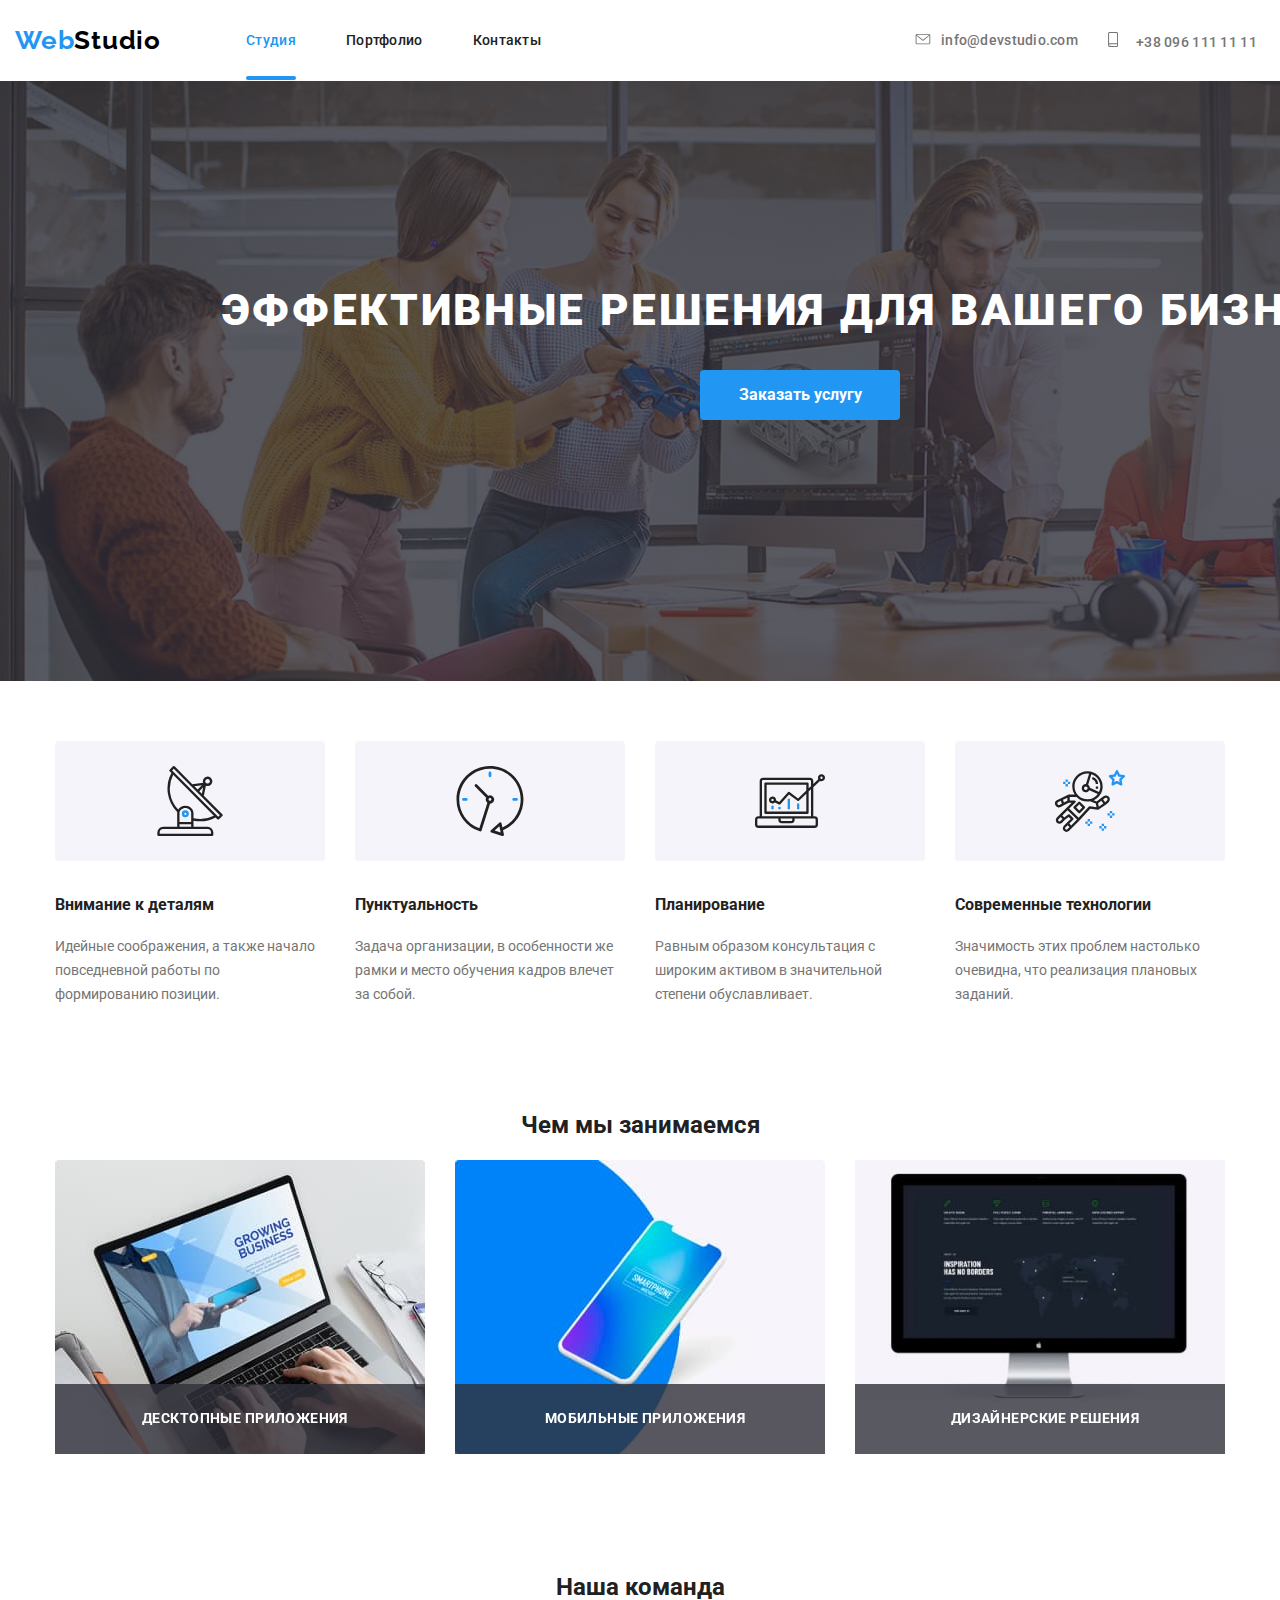
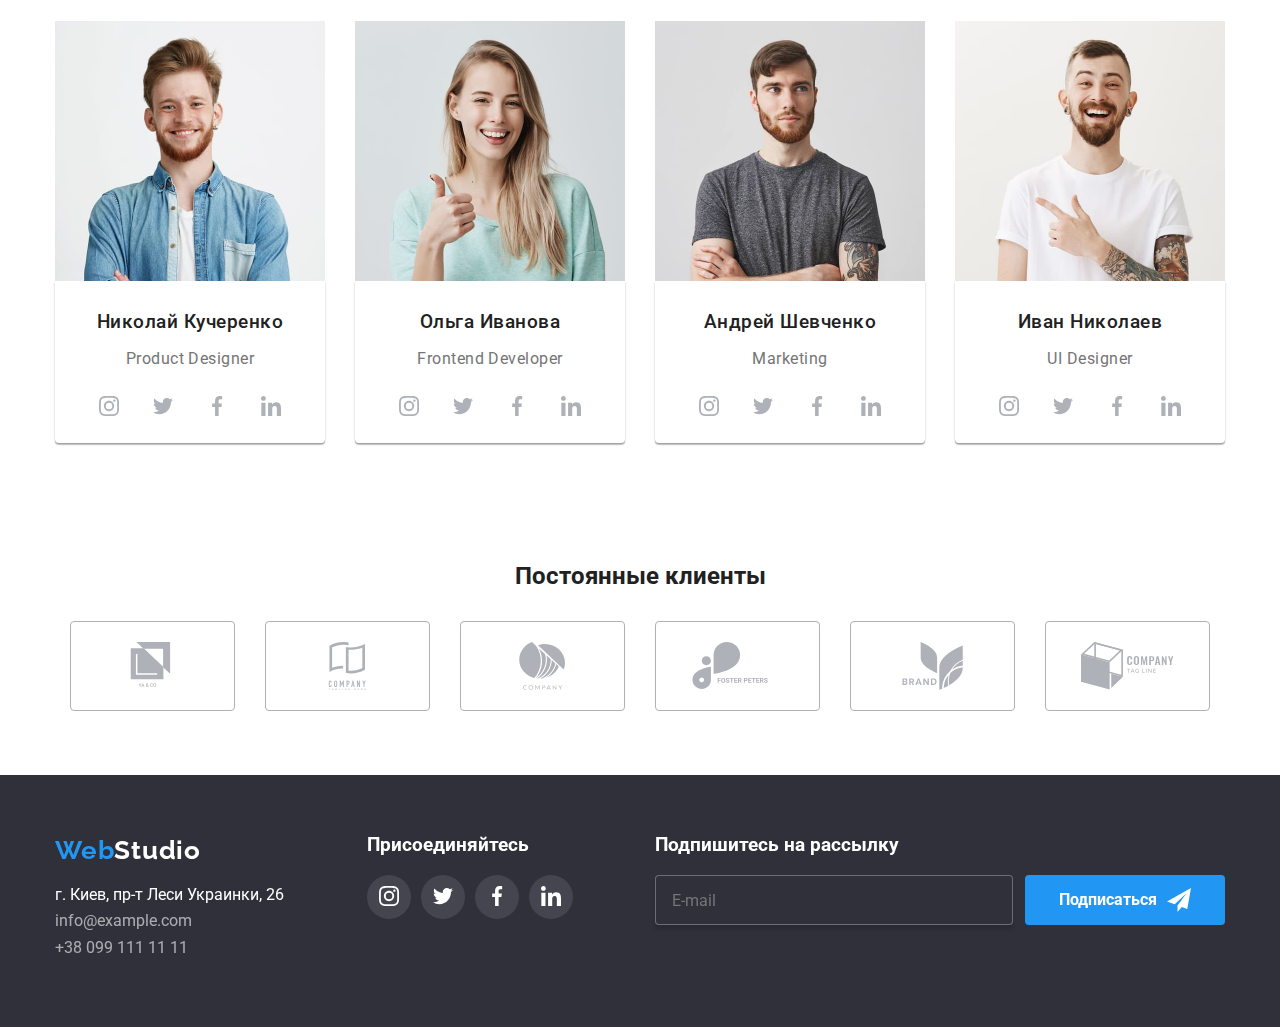
<file: index.html>
<!DOCTYPE html>
<html lang="ru">
  <head>
    <meta charset="UTF-8" />
    <meta name="viewport" content="width=device-width, initial-scale=1.0" />

    <link
      href="https://fonts.googleapis.com/css2?family=Raleway:wght@700&family=Roboto:wght@400;500;700&display=swap"
      rel="stylesheet"
    />
   
    <link rel="stylesheet" href="./css/main.min.css" />
    <title>Document</title>
  </head>

  <body>
  <div class="hero-backdrop is-hidden" data-modal>
    <div class="hero-modal">
  
      <form class="hero-form">
        <div>
          <button type="button" class="button-form-close" data-modal-close><svg class="close-form">
              <use href="./image/sprite.svg#close-black"></use>
            </svg> </button>
        </div>
  
        <b class="form-caption">Оставьте свои данные, мы вам перезвоним</b>
        <div class="form-field">
          <input type="text" class="form-input" name="name" id="name" placeholder=" ">
          <label for="name" class="form-label">Имя</label>
          <div class="icon-form "><svg class="icon-modal">
              <use href="./image/sprite.svg#person-black"></use>
            </svg></div>
        </div>
  
        <div class="form-field">
          <input type="tel" class="form-input" name="tell" id="tell" placeholder=" ">
          <label for="tell" class="form-label">Телефон</label>
          <div class="icon-form "><svg class="icon-modal">
              <use href="./image/sprite.svg#phone-black"></use>
            </svg></div>
        </div>
        <div class="form-field">
          <input type="email" class="form-input" name="email" id="email" placeholder=" ">
          <label for="email" class="form-label">Почта</label>
          <div class="icon-form "><svg class="icon-modal">
              <use href="./image/sprite.svg#email-black"></use>
            </svg></div>
        </div>
  
        <label class="form-textarea">
          <textarea class="form-input" rows="5" name="commemt" placeholder=" "></textarea>
          <span class="label-textarea">Комментарий</span></label>
  
  
        <div class="form-checkbox">
  
          <label class="checkbox-label">
            <input type="checkbox" class="checkbox" name="checkbox" value="terms" />
            <span class="checkbox-icon"></span><span class="label"> Соглашаюсь с рассылкой и принимаю <a href=""
                class="href-form">Условия
                договора</a></span>
          </label>
  
        </div>
        <div>
          <button type="submit" class="button-form">Отправить</button></div>
    </div>
    </form>
  
  </div>
    <!-- Шапка страницы -->
    <header class="container page-header">    
       
          <a href="./" class="logo"
            ><span class="logo-one">Web</span
            ><span class="logo-two">Studio</span></a
          >
          
          

          <button type="button"  class="menu-button" aria-expanded="false" aria-controls="menu-container"
             data-menu-button>           
            <svg  width="40" height="40"  aria-label="Переключатель мобильного меню" class="mobile-icon">
              <use class="icon-cross" href="./image/sprite.svg#cross"></use>
              <use class="icon-menu" href="./image/sprite.svg#menu"></use>
            </svg>
          </button>
          <div class="menu-container" id="menu-container" data-menu>
            <div class="menu-navigation">
              <ul class="list head-main">
              <li class="head-main-item ">
                <a class="link nav active" href="./index.html">Студия</a>
            
              </li>
              <li class="head-main-item">
                <a class="link nav " href="./portfolio.html">Портфолио</a>
              </li>
              <li class="head-main-item">
                <a class="link nav" href="">Контакты</a>
              </li>
            </ul></div>
            <div class="menu-contacts">
              <ul class="list contact">
              
              <li class="contact-item">
                <a class="link icon-contact" href="mailto:info@devstudio.com"><svg class="contact-mail">
                    <use href="./image/sprite.svg#envelope"></use>
                  </svg>info@devstudio.com</a>
              </li>
              <li class="contact-item">
                <a class="link icon-contact" href="tell:+380961111111"><svg class="contact-phone">
                    <use href="./image/sprite.svg#smartphone"></use>
                  </svg>+38 096 111 11 11</a>
              </li>
            </ul></div>
            </div>    
     
    </header>
    <main>
      <section class="hero"> 
       
      <div class="container hero-fone">
          <h1 class="hero-title">Эффективные решения для вашего бизнеса</h1>
          <button type="button" class="button-primary buttom-header" data-modal-open>
              Заказать услугу
            </button>
      
      </section>
      
     

      <section class="section advantages">
        <div class="container">
          <!--Скрытый заголовок-->
          <h2 class="invisible">Невидимый заголовок</h2>
          <ul class="advantages-set">
            <li class="advantages__item">
              
                <div class="icon "><svg class="icon-start">
                  <use href="./image/sprite.svg#antenna"></use>
                </svg></div>

                <h3 class="hero-three else-color-hero ">Внимание к деталям</h3>
                <p class="text-p">
                  Идейные соображения, а также начало повседневной работы по
                  формированию позиции.
                </p>
            </li>
            <li class="advantages__item">
              
                <div class="icon">
                  <svg class="icon-start">
                    <use href="./image/sprite.svg#clock"></use>
                  </svg>
                </div>
                <h3 class="hero-three else-color-hero">Пунктуальность</h3>
                <p class="text-p">
                  Задача организации, в особенности же рамки и место обучения
                  кадров влечет за собой.
                </p>
            </li>
            <li class="advantages__item">
              <div class="icon">
                  <svg class="icon-start">
                    <use href="./image/sprite.svg#diagram"></use>
                  </svg>
                </div>
                <h3 class="hero-three else-color-hero">Планирование</h3>
                <p class="text-p">
                  Равным образом консультация с широким активом в значительной
                  степени обуславливает.
                </p>
            </li>
            <li class="advantages__item">
              <div class="icon">
                <svg class="icon-start">
                  <use href="./image/sprite.svg#astronaut"></use>
                </svg>
                </div>
                <h3 class="hero-three else-color-hero">
                  Современные технологии
                </h3>
                <p class="text-p">
                  Значимость этих проблем настолько очевидна, что реализация
                  плановых заданий.
                </p>
            </li>
          </ul>
        </div>
      </section>
     
      <section class="section our-work">
        <div class="container ">
          <h2 class="hero-two">Чем мы занимаемся</h2>

          <ul class="list our-work-set">
            <li class="item our-work__item">

              

              <img src="./image/ноут.jpg" alt="изображения ноутбука" />
                <h3 class="hero-three hero-three-else">
                  Десктопные приложения
                </h3>
            </li>
            <li class="item our-work__item">
             <img
                  src="./image/телефон.jpg"
                  alt="изображения мобильного телефона"
                />
                <h3 class="hero-three hero-three-else">
                  Мобильные приложения
                </h3>
            </li>
            <li class="item our-work__item ">
              <img src="./image/монитор@1x.jpg" alt="изображения монитора" />
                <h3 class="hero-three hero-three-else">
                  Дизайнерские решения
                </h3>
            </li>
          </ul>
        </div>
      </section>
      <section class="section friends ">
        <div class="container">
        <h2 class="hero-two">Наша команда</h2>
        
          <ul class="list friends-set">            
                  <li class="friends__item">
                    <div class="card">
                      <img class="image-card"  srcset="./image/foto@1x.jpg 450w, ./image/foto-1@2x.jpg 540w
            "  src="./image/foto-1@1x.jpg"  alt="фото сотрудника"
            sizes="(min-width:1200px) 50vw, (min-width:768px) 50vw, 100vw"/>     


                  <div class="card-content">          
                      <h3 class="name name-color">Николай Кучеренко</h3>
                      <p lang="en" class="profesion">Product Designer</p>

                    <ul class="list social-icon">
                      <li class="item-social">
                      <a href="" class=" social-link" aria-label="ссылка на Instagram">
                        <svg class="icon-social">
                          <use href="./image/sprite.svg#instagram"></use>
                          </svg></a
                        >
                      </li>
                      <li class="item-social">
                        <a
                          class="link social-link"
                          href=""
                          aria-label="ссылка на Twitter"
                          
                          ><svg class="icon-social">
                            <use href="./image/sprite.svg#twitter"></use>
                          </svg></a
                        >
                      </li>
                      <li class="item-social">
                        <a
                          class="link social-link"
                          href=""
                          aria-label="ссылка на Facebook"
                          
                          ><svg class="icon-social">
                            <use href="./image/sprite.svg#facebook"></use>
                          </svg></a
                        >
                      </li>
                      <li class="item-social">
                        <a
                          class="link social-link"
                          href=""
                          aria-label="ссылка на IN"
                        
                          ><svg class="icon-social">
                          <use href="./image/sprite.svg#linkedin"></use>
                          </svg></a
                        >
                      </li>
                    </ul>
                    </div>
                    </div>
                  </li>
                
                <li class="friends__item">
                  <div class="card">
                    <img class="image-card" srcset="./image/foto-2@1x.jpg 450w,./image/foto-2@2x.jpg 540w
                    "  src="./image/foto-2@1x.jpg"  alt="фото сотрудника"
                    sizes="(min-width:1200px) 50vw, (min-width:768px) 50vw, 100vw"/> 
                    <div class="card-content">
                    <h3 class="name name-color">Ольга Иванова</h3>
                    <p lang="en" class="name profesion">Frontend Developer</p>
                  <ul class="list social-icon">
                    <li class="item-social">
                      <a href="" class=" social-link" aria-label="ссылка на Instagram">
                        <svg class="icon-social">
                          <use href="./image/sprite.svg#instagram"></use>
                        </svg></a>
                    </li>
                    <li class="item-social">
                      <a class="link social-link" href="" aria-label="ссылка на Twitter"><svg class="icon-social">
                          <use href="./image/sprite.svg#twitter"></use>
                        </svg></a>
                    </li>
                    <li class="item-social">
                      <a class="link social-link" href="" aria-label="ссылка на Facebook"><svg class="icon-social">
                          <use href="./image/sprite.svg#facebook"></use>
                        </svg></a>
                    </li>
                    <li class="item-social">
                      <a class="link social-link" href="" aria-label="ссылка на IN"><svg class="icon-social">
                          <use href="./image/sprite.svg#linkedin"></use>
                        </svg></a>
                    </li>
                  
                  </ul>
                  </div>
                  </div>
                </li>
                
                <li class="friends__item">
                  <div class="card">
                    <img class="image-card" srcset="./image/foto-3@2x.jpg 540w, ./image/foto-3@1x.jpg 450w 
                    "  src="./image/foto-3@1x.jpg"  alt="фото сотрудника"
                    sizes="(min-width:1200px) 50vw, (min-width:768px) 50vw, 100vw"/> 
                    <div class="card-content">
                    <h3 class="name name-color">Андрей Шевченко</h3>
                    <p lang="en" class="name profesion">Marketing</p>
                  <ul class="list social-icon">
                    <li class="item-social">
                      <a href="" class=" social-link" aria-label="ссылка на Instagram">
                        <svg class="icon-social">
                          <use href="./image/sprite.svg#instagram"></use>
                        </svg></a>
                    </li>
                    <li class="item-social">
                      <a class="link social-link" href="" aria-label="ссылка на Twitter"><svg class="icon-social">
                          <use href="./image/sprite.svg#twitter"></use>
                        </svg></a>
                    </li>
                    <li class="item-social">
                      <a class="link social-link" href="" aria-label="ссылка на Facebook"><svg class="icon-social">
                          <use href="./image/sprite.svg#facebook"></use>
                        </svg></a>
                    </li>
                    <li class="item-social">
                      <a class="link social-link" href="" aria-label="ссылка на IN"><svg class="icon-social">
                          <use href="./image/sprite.svg#linkedin"></use>
                        </svg></a>
                    </li>
                  </ul>
                  </div>
                </div>
                </li>
                <li class="friends__item">
                  <div class="card">
                    <img class="image-card" srcset="./image/foto-4@2x.jpg 540w, ./image/foto-4@1x.jpg 450w 
                    "  src="./image/foto-4@1x.jpg"  alt="фото сотрудника"
                    sizes="(min-width:1200px) 50vw, (min-width:768px) 50vw, 100vw"/> 
                    <div class="card-content">
                    <h3 class="name name-color">Иван Николаев</h3>
                    <p lang="en" class="name profesion">UI Designer</p>
                  <ul class="list social-icon">
                  
                    <li class="item-social">
                      <a href="" class=" social-link" aria-label="ссылка на Instagram">
                        <svg class="icon-social">
                          <use href="./image/sprite.svg#instagram"></use>
                        </svg></a>
                    </li>
                    <li class="item-social">
                      <a class="link social-link" href="" aria-label="ссылка на Twitter"><svg class="icon-social">
                          <use href="./image/sprite.svg#twitter"></use>
                        </svg></a>
                    </li>
                    <li class="item-social">
                      <a class="link social-link" href="" aria-label="ссылка на Facebook"><svg class="icon-social">
                          <use href="./image/sprite.svg#facebook"></use>
                        </svg></a>
                    </li>
                    <li class="item-social">
                      <a class="link social-link" href="" aria-label="ссылка на IN"><svg class="icon-social">
                          <use href="./image/sprite.svg#linkedin"></use>
                        </svg></a>
                    </li>
                    
                  </ul>
                  </div>
                  </div>
                </li>                       
        
          </ul>
        </div>
      </section>
      <section class="section partner">
        
          <h2 class="hero-two section-title">Постоянные клиенты</h2>
<div class="container  partner-set ">
          <ul class="list">
            <li class="partner-item">
              <a class="link" href=""
                ><svg class="icon-partner">
                  <use href="./image/sprite.svg#logo-1"></use>
                </svg></a>
            </li>
            <li class="partner-item">
              <a class="link" href="">
                <svg class="icon-partner">
                  <use href="./image/sprite.svg#logo-2"></use>
                </svg></a>
            </li>
            <li class="partner-item">
              <a class="link" href=""
                ><svg class="icon-partner">
                  <use href="./image/sprite.svg#logo-3"></use>
                </svg></a>
            </li>
            <li class="partner-item">
              <a class="link" href=""
                ><svg class="icon-partner">
                  <use href="./image/sprite.svg#logo-4"></use>
                </svg></a>
            </li>
            <li class="partner-item">
              <a class="link" href=""
                ><svg class="icon-partner">
                  <use href="./image/sprite.svg#logo-5"></use>
                </svg></a>
            </li>
            <li class="partner-item">
              <a class="link" href=""
                ><svg class="icon-partner">
                  <use href="./image/sprite.svg#logo-6"></use>
                </svg></a>
            </li>
          </ul>
        </div>
      </section>
    </main>

    <!-- Подвал страницы -->
    <footer class="section page-footer">
      <div class="container ">
      
        <!-- Логотип -->
        <div class="footer-block">
        <a href="./" class="logo logo-footer"
          ><span class="logo-one">Web</span
          ><span class="logo-two-footer">Studio</span></a
        >
        <!--Контакты-->
        <address>
          <p class="adress-footer">г. Киев, пр-т Леси Украинки, 26</p>
          <ul class="list">
            <li class="item">
              <a class="contact-footer link" href="mailto:info@example.com"
                >info@example.com</a
              >
            </li>
            <li class="item">
              <a  class="contact-footer link" href="tell:+380991111111"
                >+38 099 111 11 11</a
              >
            </li>
          </ul>
        </address>
      </div>      
        <!-- Ссылки на соцсети -->
      <div class="footer-block">
        
        <h3>Присоединяйтесь</h3>
        <ul class="list social-icon">
          <li class="item-social">
            <a href="" class=" social-link-footer" aria-label="ссылка на Instagram">
              <svg class="icon-social-footer">
                <use href="./image/sprite.svg#instagram"></use>
              </svg></a>
          </li>
          <li class="item-social">
            <a class="link social-link-footer" href="" aria-label="ссылка на Twitter"><svg class="icon-social-footer">
                <use href="./image/sprite.svg#twitter"></use>
              </svg></a>
          </li>
          <li class="item-social">
            <a class="link social-link-footer" href="" aria-label="ссылка на Facebook"><svg class="icon-social-footer">
                <use href="./image/sprite.svg#facebook"></use>
              </svg></a>
          </li>
          <li class="item-social">
            <a class="link social-link-footer" href="" aria-label="ссылка на IN"><svg class="icon-social-footer">
                <use href="./image/sprite.svg#linkedin"></use>
              </svg></a>
          </li>
        </ul>
        </div>

        <div class="footer-block   ">
         
          <form class="footer-form "> 
            
            <div class="footer-form-field">
              <h3> Подпишитесь на рассылку</h3>
              
                
                  <input class="footer-input" name="email" type="email" placeholder="E-mail"></div>
               <div class="form-button-footer">
              <button type="button" class="button-footer">Подписаться<svg class="icon-button">
                  <use href="./image/sprite.svg#icon-send"></use>
                </svg></button></div></form>
                
        </div>
    </div>
    </footer>
 
   <script src="./js/modal.js"></script>
  <script src="./js/menu.js"></script>
  </body>
</html>
</file>
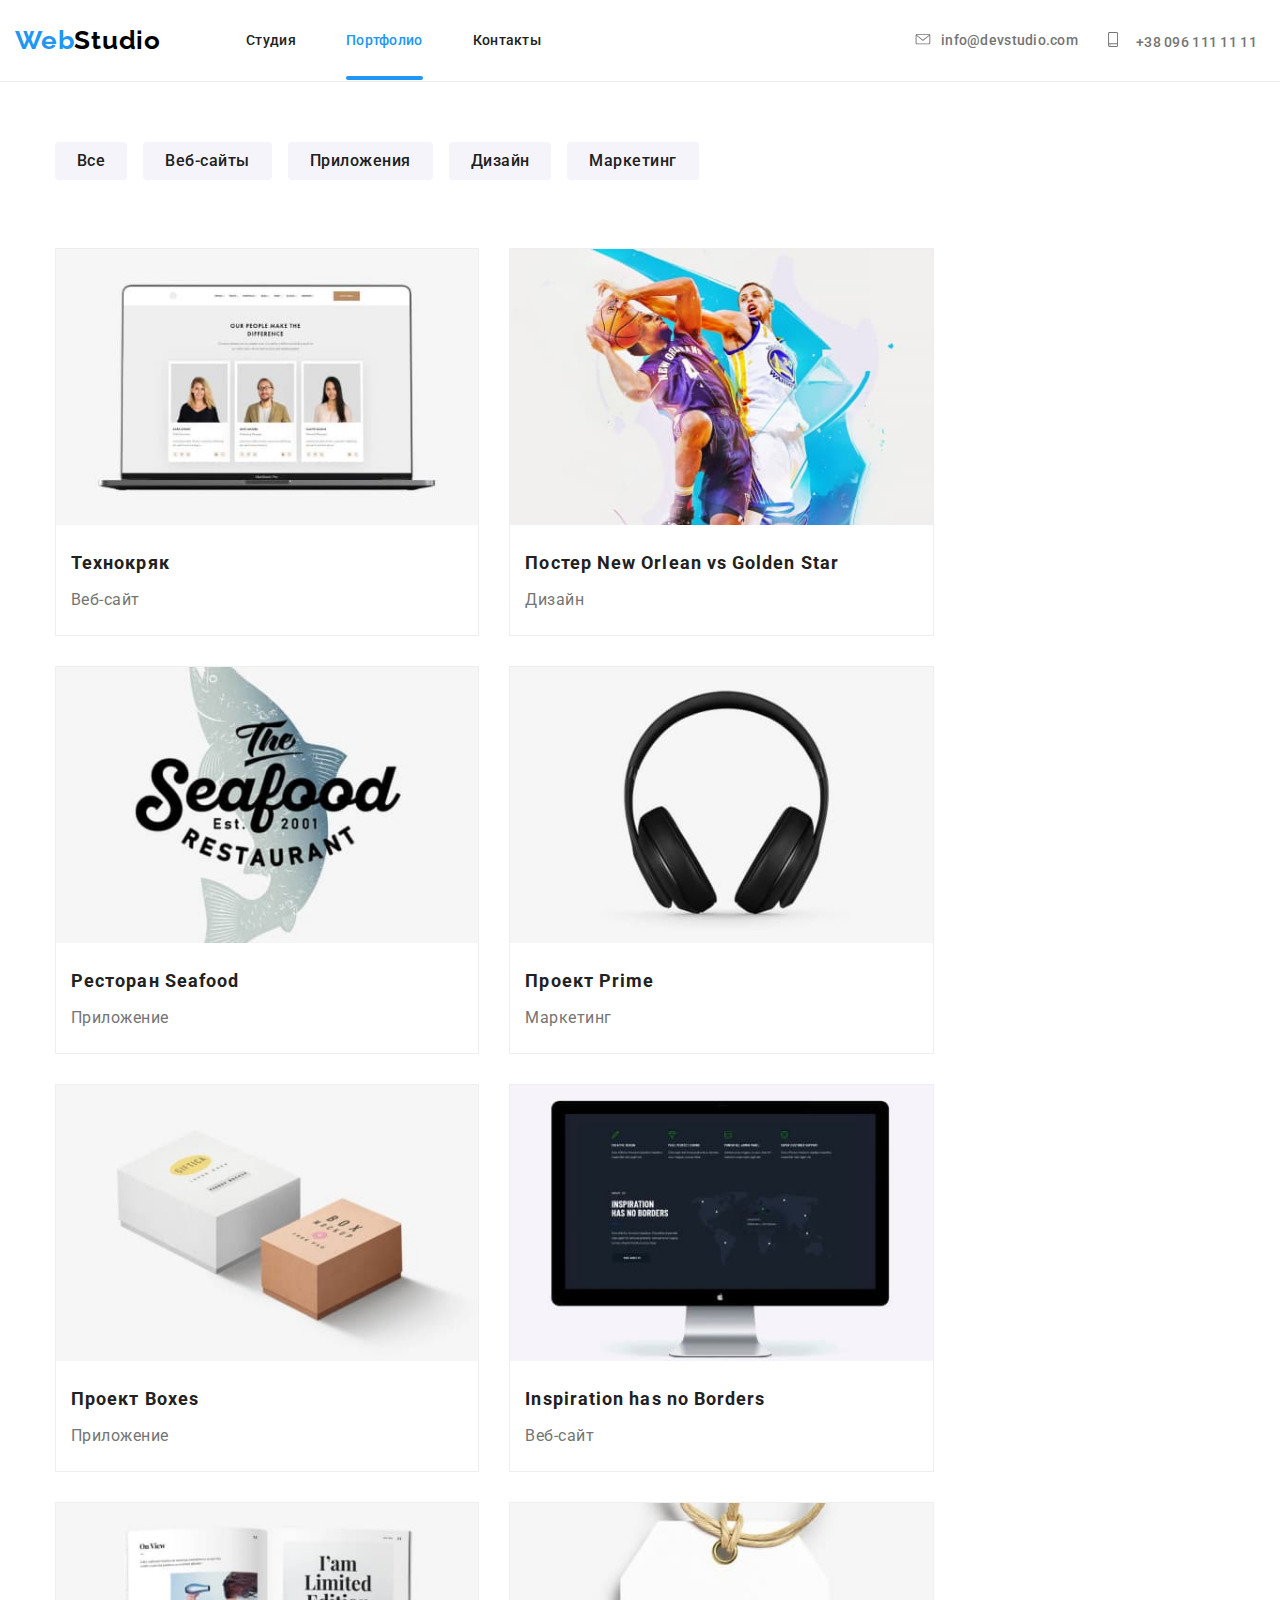
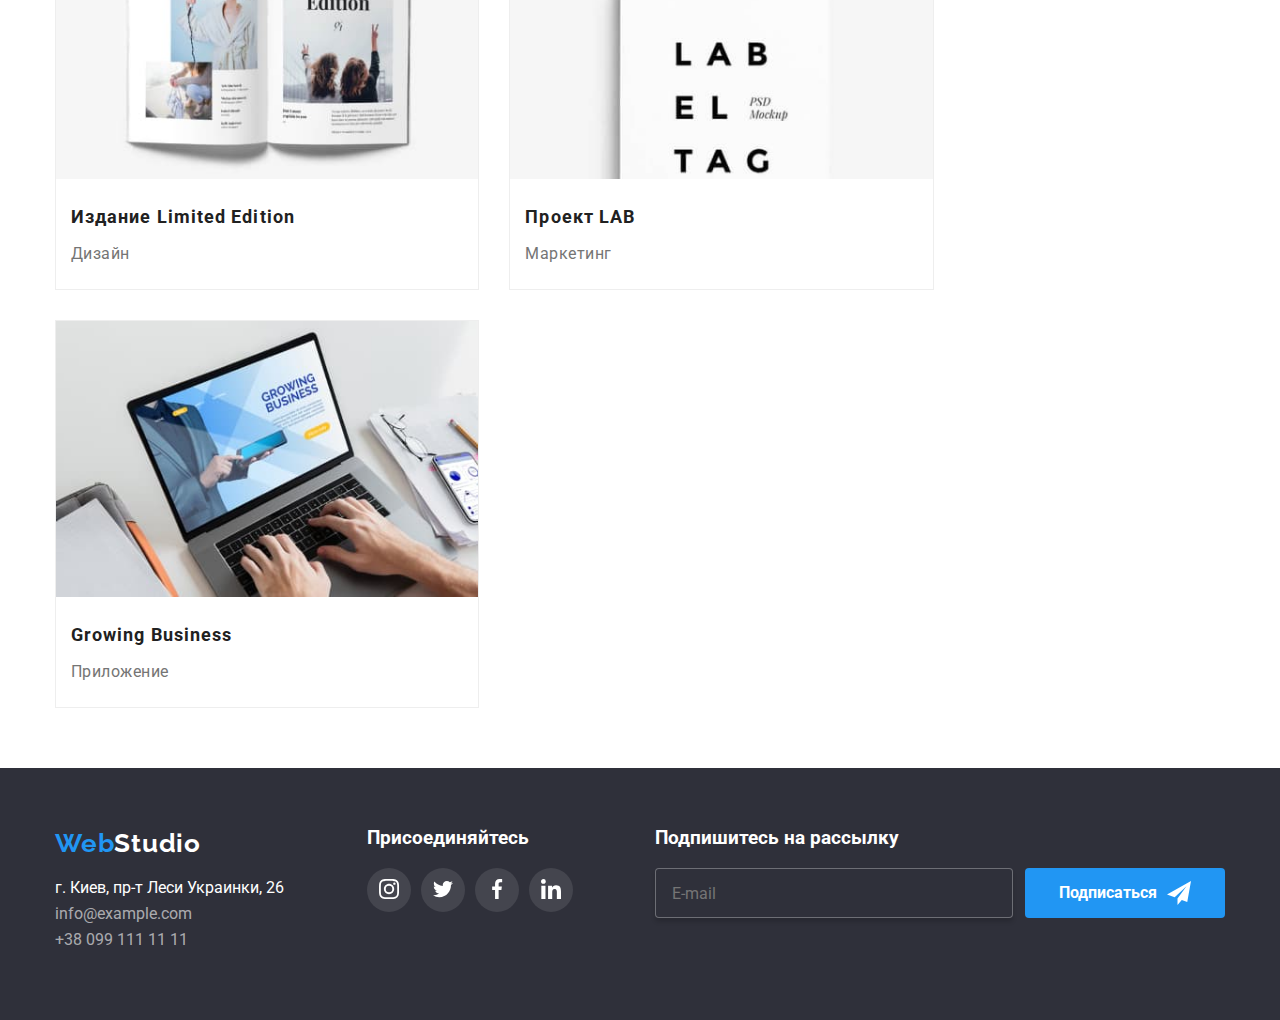
<file: portfolio.html>
<!DOCTYPE html>
<html lang="ru">
  <head>
    <meta charset="UTF-8" />
    <meta name="viewport" content="width=device-width, initial-scale=1.0" />
    
    <link
      href="https://fonts.googleapis.com/css2?family=Raleway:wght@700&family=Roboto:wght@400;500;700&display=swap"
      rel="stylesheet"
    />
    
    <link rel="stylesheet" href="./css/main.min.css" />
    <title>Document</title>
  </head>

  <body>
    <!-- Шапка страницы -->
  <header class="container page-header">
  
    <a href="./" class="logo"><span class="logo-one">Web</span><span class="logo-two">Studio</span></a>
  
  
  
    <button type="button" class="menu-button" aria-expanded="false" aria-controls="menu-container" data-menu-button>
      <svg width="40" height="40" aria-label="Переключатель мобильного меню" class="mobile-icon">
        <use class="icon-cross" href="./image/sprite.svg#cross"></use>
        <use class="icon-menu" href="./image/sprite.svg#menu"></use>
      </svg>
    </button>
    <div class="menu-container" id="menu-container" data-menu>
      <div class="menu-navigation">
        <ul class="list head-main">
          <li class="head-main-item ">
            <a class="link nav " href="./index.html">Студия</a>
  
          </li>
          <li class="head-main-item">
            <a class="link nav active" href="./portfolio.html">Портфолио</a>
          </li>
          <li class="head-main-item">
            <a class="link nav" href="">Контакты</a>
          </li>
        </ul>
      </div>
      <div class="menu-contacts">
        <ul class="list contact">
  
          <li class="contact-item">
            <a class="link icon-contact" href="mailto:info@devstudio.com"><svg class="contact-mail">
                <use href="./image/sprite.svg#envelope"></use>
              </svg>info@devstudio.com</a>
          </li>
          <li class="contact-item">
            <a class="link icon-contact" href="tell:+380961111111"><svg class="contact-phone">
                <use href="./image/sprite.svg#smartphone"></use>
              </svg>+38 096 111 11 11</a>
          </li>
        </ul>
      </div>
    </div>
  
  </header>
    <main>
      <section class="section section-portfolio">
        <div class="container">
       <h1 class="invisible">Портфолио</h1>
      <ul class="list ">
        <div class="filtr">
        <li class="item-filtr"><a href=""><button type="button" class="button-filtr">Все</button></a></li>
        <li class="item-filtr"><a href=""><button type="button" class="button-filtr">Веб-сайты</button</a></li>
        <li class="item-filtr"><a href=""><button type="button" class="button-filtr">Приложения</button></a></li>
        <li class="item-filtr"><a href=""><button type="button" class="button-filtr">Дизайн</button></a></li>
        <li class="item-filtr"><a href=""><button type="button" class="button-filtr">Маркетинг</button></a></li>
      </div>
      </ul>    
        </div>
      <div  class="container">
    <ul class="list oll-set">        
        <li class="oll__item" >          
          <a class="oll-link" href=""><div class="oll-image">
            <img  srcset="./image/tehnokryak@1x.jpg 450w, 
            ./image/tehnokryak@2x.jpg 900w"  src="./image/tehnokryak@1x.jpg" alt="Технокряк" 
            sizes="(min-width:1200px) 33vw, (min-width:768px) 50vw, 100vw"/>
            <div class="oll-overlay">
               <p class="text-card">Технокряк это современная площадка распространения коронавируса. Компании используют эту платформу для цифрового
              шпионажа и атак на защищённые сервера конкурентов.</p>
              </div>
              </div>
              <span class="card-portfolio">
              <h2 class="hero-text-card">Технокряк</h2>
              <p class="p-card">Веб-сайт</p>
    </span>         </a>
        </li>
        <li class="oll__item" >
          <a  class="oll-link" href=""><div class="oll-image">
            <img srcset="./image/poster@1x.jpg 450w, 
            ./image/poster@2x.jpg 900w"  src="./image/poster@1x.jpg" alt="Постер New Orlean vs Golden Star"
            sizes="(min-width:1200px) 33vw, (min-width:768px) 50vw, 100vw"/>
            
            
              <div class="oll-overlay">
               <p class="text-card">Технокряк это современная площадка распространения коронавируса. Компании используют эту платформу для цифрового
                 шпионажа и атак на защищённые сервера конкурентов.</p></div>
                </div>
              <span class="card-portfolio">
                 <h2 class="hero-text-card">Постер New Orlean vs Golden Star</h2>
              <p class="p-card">Дизайн</p>
              
   </span>       </a>
        </li>
        <li class="oll__item"  >
          <a class="oll-link" href=""><div class="oll-image">
            <img srcset="./image/restoran@1x.jpg 450w, 
            ./image/restoran@2x.jpg 900w"  src="./image/restoran@1x.jpg" alt="Ресторан Seafood"
            sizes="(min-width:1200px) 33vw, (min-width:768px) 50vw, 100vw"/>
            
            
            <div class="oll-overlay">
               <p class="text-card">Технокряк это современная площадка распространения коронавируса. Компании используют эту платформу для цифрового
                 шпионажа и атак на защищённые сервера конкурентов.</p></div>
                </div>
                <span class="card-portfolio">
                 <h2 class="hero-text-card">Ресторан Seafood</h2>
              <p class="p-card">Приложение</p></span>
          </a>
        </li>
        <li class="oll__item"  >
          <a class="oll-link" href=""><div class="oll-image">
            <img  srcset="./image/Проект-Prime@1x.jpg 450w, 
            ./image/Проект-Prime@2x.jpg 900w"  src="./image/Проект-Prime@1x.jpg" alt="Проект Prime"
            sizes="(min-width:1200px) 33vw, (min-width:768px) 50vw, 100vw"/>
            
            
           
              <div class="oll-overlay">
               <p class="text-card">Технокряк это современная площадка распространения коронавируса. Компании используют эту платформу для цифрового
                 шпионажа и атак на защищённые сервера конкурентов.</p></div>
                </div>
                <span class="card-portfolio">
                 <h2 class="hero-text-card">Проект Prime</h2>
              <p class="p-card">Маркетинг</p>
</span>          </a>
        </li>
        <li class="oll__item"  >
          <a class="oll-link" href=""><div class="oll-image">
            <img srcset="./image/Проект-Boxes@1x.jpg 450w, 
            ./image/Проект-Boxes@2x.jpg 900w"  src="./image/Проект-Boxes@1x.jpg"  alt="Проект Boxes"
            sizes="(min-width:1200px) 33vw, (min-width:768px) 50vw, 100vw"/>
            
           
            <div class="oll-overlay">
               <p class="text-card">Технокряк это современная площадка распространения коронавируса. Компании используют эту платформу для цифрового
                шпионажа и атак на защищённые сервера конкурентов.</p></div>
                </div>
                <span class="card-portfolio">
                <h2 class="hero-text-card">Проект Boxes</h2>
              <p class="p-card">Приложение</p></span>
          </a>
        </li>
        <li class="oll__item" >
          <a class="oll-link" href=""><div class="oll-image">
            <img srcset="./image/монитор@1x.jpg 450w, 
            ./image/монитор@2x.jpg 900w"  src="./image/монитор@1x.jpg"  alt="Inspiration has no Borders"
            sizes="(min-width:1200px) 33vw, (min-width:768px) 50vw, 100vw"/>
                  
                        
           
            <div class="oll-overlay">
               <p class="text-card">Технокряк это современная площадка распространения коронавируса. Компании используют эту платформу для цифрового
                 шпионажа и атак на защищённые сервера конкурентов.</p></div>
                </div>
                <span class="card-portfolio">
                 <h2 class="hero-text-card">Inspiration has no Borders</h2>
              <p class="p-card">Веб-сайт</p>
 </span>         </a>
        </li>
        <li class="oll__item" >
          <a  class="oll-link" href=""><div class="oll-image">
            <img srcset="./image/Издание-Limited-Edition@1x.jpg 450w, 
            ./image/Издание-Limited-Edition@2x.jpg 900w"  src="./image/Издание-Limited-Edition@1x.jpg"  alt="Издание Limited Edition"
            sizes="(min-width:1200px) 33vw, (min-width:768px) 50vw, 100vw"/>
                       
            <div class="oll-overlay">
               <p class="text-card">Технокряк это современная площадка распространения коронавируса. Компании используют эту платформу для цифрового
                 шпионажа и атак на защищённые сервера конкурентов.</p></div>
                </div>
                <span class="card-portfolio">
                  <h2 class="hero-text-card">Издание Limited Edition</h2>
              <p class="p-card">Дизайн</p>
            </span>       </a>
        </li>
        <li class="oll__item" >
          <a  class="oll-link" href=""><div class="oll-image">
            <img srcset="./image/Проект-LAB@1x.jpg 450w, 
            ./image/Проект-LAB@2x.jpg 900w"  src="./image/Проект-LABn@1x.jpg"  alt="Проект LAB"
            sizes="(min-width:1200px) 33vw, (min-width:768px) 50vw, 100vw"/>
            
           
              <div class="oll-overlay">
               <p class="text-card">Технокряк это современная площадка распространения коронавируса.
                  Компании используют эту платформу для цифрового
                 шпионажа и атак на защищённые сервера конкурентов.</p></div>
                </div>
                <span class="card-portfolio">
                  <h2 class="hero-text-card">Проект LAB</h2>
              <p class="p-card">Маркетинг</p>
                </span>         </a>
        </li>
        <li class="oll__item"  >
          <a class="oll-link" href=""><div class="oll-image">
            <img srcset="./image/ноут@1x.jpg 450w, 
            ./image/ноут@2x.jpg 900w"  src="./image/ноут@1x.jpg"  alt="Growing Business"
            sizes="(min-width:1200px) 33vw, (min-width:768px) 50vw, 100vw"/>                      
           
            <div class="oll-overlay">
               <p class="text-card">Технокряк это современная площадка распространения коронавируса. 
                 Компании используют эту платформу для цифрового
                 шпионажа и атак на защищённые сервера конкурентов.</p></div>
                </div>
                <span class="card-portfolio">
                  <h2 class="hero-text-card">Growing Business</h2>
              <p class="p-card">Приложение</p></span>
          </a>
        </li>
        
      </ul>
      </div>
      </section>

    </main>

    <!-- Подвал страницы -->
<footer class="section page-footer">
  <div class="container ">

    <!-- Логотип -->
    <div class="footer-block">
      <a href="./" class="logo logo-footer"><span class="logo-one">Web</span><span
          class="logo-two-footer">Studio</span></a>
      <!--Контакты-->
      <address>
        <p class="adress-footer">г. Киев, пр-т Леси Украинки, 26</p>
        <ul class="list">
          <li class="item">
            <a class="contact-footer link" href="mailto:info@example.com">info@example.com</a>
          </li>
          <li class="item">
            <a class="contact-footer link" href="tell:+380991111111">+38 099 111 11 11</a>
          </li>
        </ul>
      </address>
    </div>
    <!-- Ссылки на соцсети -->
    <div class="footer-block">

      <h3>Присоединяйтесь</h3>
      <ul class="list social-icon">
        <li class="item-social">
          <a href="" class=" social-link-footer" aria-label="ссылка на Instagram">
            <svg class="icon-social-footer">
              <use href="./image/sprite.svg#instagram"></use>
            </svg></a>
        </li>
        <li class="item-social">
          <a class="link social-link-footer" href="" aria-label="ссылка на Twitter"><svg class="icon-social-footer">
              <use href="./image/sprite.svg#twitter"></use>
            </svg></a>
        </li>
        <li class="item-social">
          <a class="link social-link-footer" href="" aria-label="ссылка на Facebook"><svg class="icon-social-footer">
              <use href="./image/sprite.svg#facebook"></use>
            </svg></a>
        </li>
        <li class="item-social">
          <a class="link social-link-footer" href="" aria-label="ссылка на IN"><svg class="icon-social-footer">
              <use href="./image/sprite.svg#linkedin"></use>
            </svg></a>
        </li>
      </ul>
    </div>

    <div class="footer-block   ">

      <form class="footer-form ">

        <div class="footer-form-field">
          <h3> Подпишитесь на рассылку</h3>


          <input class="footer-input" name="email" type="email" placeholder="E-mail">
        </div>
        <div class="form-button-footer">
          <button type="button" class="button-footer">Подписаться<svg class="icon-button">
              <use href="./image/sprite.svg#icon-send"></use>
            </svg></button></div>
      </form>

    </div>
  </div>
</footer>
<script src="./js/menu.js"></script>
</body>
    
    </html>
</file>
<file: css/main.min.css>
/*! modern-normalize v0.7.0 | MIT License | https://github.com/sindresorhus/modern-normalize */*,*::before,*::after{-webkit-box-sizing:border-box;box-sizing:border-box}:root{-moz-tab-size:4;-o-tab-size:4;tab-size:4}html{line-height:1.15;-webkit-text-size-adjust:100%}body{margin:0}body{font-family:system-ui,-apple-system,"Segoe UI",Roboto,Helvetica,Arial,sans-serif,"Apple Color Emoji","Segoe UI Emoji"}hr{height:0}abbr[title]{-webkit-text-decoration:underline dotted;text-decoration:underline dotted}b,strong{font-weight:bolder}code,kbd,samp,pre{font-family:ui-monospace, SFMono-Regular, Consolas, "Liberation Mono", Menlo, monospace;font-size:1em}small{font-size:80%}sub,sup{font-size:75%;line-height:0;position:relative;vertical-align:baseline}sub{bottom:-0.25em}sup{top:-0.5em}button,input,optgroup,select,textarea{font-family:inherit;font-size:100%;line-height:1.15;margin:0}button,select{text-transform:none}button,[type="button"],[type="reset"],[type="submit"]{-webkit-appearance:button}button::-moz-focus-inner,[type="button"]::-moz-focus-inner,[type="reset"]::-moz-focus-inner,[type="submit"]::-moz-focus-inner{border-style:none;padding:0}button:-moz-focusring,[type="button"]:-moz-focusring,[type="reset"]:-moz-focusring,[type="submit"]:-moz-focusring{outline:1px dotted ButtonText}legend{padding:0}progress{vertical-align:baseline}[type="number"]::-webkit-inner-spin-button,[type="number"]::-webkit-outer-spin-button{height:auto}[type="search"]{-webkit-appearance:textfield;outline-offset:-2px}[type="search"]::-webkit-search-decoration{-webkit-appearance:none}::-webkit-file-upload-button{-webkit-appearance:button;font:inherit}summary{display:list-item}.head-main,.auth-nav,.menu-button,.contact-mail,.link,.logo,.advantages-set,.friends-set,.oll-link,.list,.oll__item,.oll-set,.section-portfolio>.list{padding:0;margin:0;list-style:none;text-decoration:none}.button-secondary,.button-primary,.button-footer,.button-form{padding:0;border:0;display:-webkit-box;display:-ms-flexbox;display:flex;-webkit-box-pack:center;-ms-flex-pack:center;justify-content:center;-webkit-box-align:center;-ms-flex-align:center;align-items:center;text-align:center;font-size:16px;width:200px;height:50px;border-radius:4px;overflow:hidden}*,::after,::before{-webkit-box-sizing:border-box;box-sizing:border-box}body{font-family:"Roboto",sans-serif;color:#757575;cursor:pointer}body.modal-open{overflow:hidden}html{-webkit-box-sizing:border-box;box-sizing:border-box}.invisible{display:none}img{display:block;max-width:100%;height:auto}.icon-social{width:20px;height:20px;fill:currentColor}.social-icon>.item-social:not(:last-child){margin-right:10px}.list{padding:0;margin:0;list-style:none;text-decoration:none}h1,h2,h3,h4,h5,h6{margin-top:0}.hero-two{font-weight:700;text-align:center;color:#212121}.hero-three{font-weight:700;color:#212121}.container{padding-left:15px;padding-right:15px;margin-left:auto;margin-right:auto;width:100%}@media screen and (min-width: 480px){.container{width:480px}}@media screen and (min-width: 768px){.container{width:768px}}@media screen and (min-width: 1200px){.container{width:1200px}}.section{padding-top:60px;padding-bottom:60px}.section-title{margin-top:0;margin-bottom:30px;color:#212121}.page-header{position:relative;padding:10px 15px;width:100%;height:100%;letter-spacing:0.02em;display:-webkit-box;display:-ms-flexbox;display:flex;-webkit-box-pack:justify;-ms-flex-pack:justify;justify-content:space-between;-webkit-box-align:center;-ms-flex-align:center;align-items:center;min-height:60px;background-color:#fff}@media screen and (min-width: 768px){.page-header{-webkit-box-pack:center;-ms-flex-pack:center;justify-content:center;height:80px;-webkit-box-flex:1;-ms-flex-positive:1;flex-grow:1}}@media screen and (min-width: 1200px){.page-header{height:81px}}.head-main{font-weight:500;text-align:center;letter-spacing:0.02em}@media screen and (min-width: 768px){.head-main{display:-webkit-box;display:-ms-flexbox;display:flex;-webkit-box-align:center;-ms-flex-align:center;align-items:center;-webkit-box-pack:center;-ms-flex-pack:center;justify-content:center}}.nav.active{color:#2196f3}.nav.active::after{content:" ";display:inline-block;position:absolute;bottom:0;left:0;right:0;width:100%;height:4px;background-color:#2196f3;border-radius:2px}.nav{color:#212121;padding-bottom:8px}@media screen and (min-width: 768px){.nav{padding-bottom:32px}}.head-main{position:relative}@media screen and (min-width: 768px){.head-main{margin-bottom:0;display:-webkit-box;display:-ms-flexbox;display:flex;text-align:center;width:295px}.head-main .head-main-item:not(:last-child){margin-right:50px}}.contact{position:relative;text-align:center}.contact .contact-item:not(:last-child){margin-bottom:16px}@media screen and (min-width: 768px){.contact{position:absolute;top:21px;right:15px;width:140px;font-weight:500;font-size:12px;line-height:1.17;letter-spacing:0.02em;-webkit-box-flex:1;-ms-flex-positive:1;flex-grow:1;text-align:left}.contact .contact-item:not(:last-child){margin-bottom:10px}}@media screen and (min-width: 1200px){.contact{margin-bottom:0;display:-webkit-box;display:-ms-flexbox;display:flex;top:32px;right:15px;width:350px;font-size:14px}.contact .contact-item:not(:last-child){margin-right:30px}}.icon-contact{color:#757575;-webkit-transition:all 250ms cubic-bezier(0.4, 0, 0.2, 1);transition:all 250ms cubic-bezier(0.4, 0, 0.2, 1)}.icon-contact:hover,.icon-contact:focus{color:#2196f3}.contact-phone{margin-right:8px;width:10px;height:15px;fill:currentColor;-webkit-transition:all 250ms cubic-bezier(0.4, 0, 0.2, 1);transition:all 250ms cubic-bezier(0.4, 0, 0.2, 1)}.contact-phone:hover{fill:currentColor}@media screen and (min-width: 1200px){.contact-phone{padding-right:10px;width:20px}}.contact-mail{width:16px;height:11px;margin-right:8px;fill:currentColor;-webkit-transition:all 250ms cubic-bezier(0.4, 0, 0.2, 1);transition:all 250ms cubic-bezier(0.4, 0, 0.2, 1)}.contact-mail:hover{fill:currentColor}@media screen and (min-width: 1200px){.contact-mail{margin-right:10px;width:16px}}.head-main-item .nav,.head-main-item .nav{position:relative;-webkit-transition:all 250ms cubic-bezier(0.4, 0, 0.2, 1);transition:all 250ms cubic-bezier(0.4, 0, 0.2, 1)}.head-main-item .nav:hover,.head-main-item .nav:focus{color:#2196f3}@media screen and (max-width: 767px){.head-main-item:not(:last-child){margin-bottom:40px}}@media screen and (min-width: 768px){.head-main-item{-webkit-box-flex:1;-ms-flex-positive:1;flex-grow:1}}.menu-button{display:-webkit-inline-box;display:-ms-inline-flexbox;display:inline-flex;width:40px;height:40px;-webkit-box-align:center;-ms-flex-align:center;align-items:center;-webkit-box-pack:center;-ms-flex-pack:center;justify-content:center;margin:0;padding:0;border:0;background-color:transparent}@media screen and (min-width: 768px){.menu-button{display:none}}.menu-button .icon-cross{display:none}.menu-button.is-open .icon-cross{display:block}.menu-button.is-open .icon-menu{display:none}.menu-button:hover,.menu-button:focus{fill:#2196f3}.menu-container{width:100%;background-color:#fff;font-size:18px;line-height:1.17}@media screen and (max-width: 767px){.menu-container{height:400px;padding:60px;position:absolute;top:100%;left:0;display:none;-webkit-box-shadow:0px 4px 8px rgba(0,0,0,0.04),0px 2px 4px rgba(0,0,0,0.08),0px 1px 3px rgba(0,0,0,0.16);box-shadow:0px 4px 8px rgba(0,0,0,0.04),0px 2px 4px rgba(0,0,0,0.08),0px 1px 3px rgba(0,0,0,0.16);border:1px solid #ececec}.menu-container.is-open{display:block}}@media screen and (min-width: 768px){.menu-container{font-weight:500;font-size:14px;line-height:1.14;position:flex;-webkit-box-align:center;-ms-flex-align:center;align-items:center;-webkit-box-pack:justify;-ms-flex-pack:justify;justify-content:space-between;-webkit-box-flex:1;-ms-flex-positive:1;flex-grow:1}}.menu-navigation{margin-bottom:60px}@media screen and (min-width: 768px){.menu-navigation{margin-bottom:0px;margin-left:81px;-webkit-box-flex:2;-ms-flex-positive:2;flex-grow:2}}@media screen and (min-width: 1200px){.menu-navigation{margin-left:85px}}.mobile-icon{height:18px;width:18px;fill:#212121}.mobile-icon:hover,.mobile-icon:focus{fill:#2196f3}.page-footer{width:100%;height:603px;text-align:center;color:#fff;background:#2f303a}@media screen and (min-width: 768px){.page-footer{height:463px}}@media screen and (min-width: 1200px){.page-footer{height:252px}}.icon-social-footer{position:absolute;top:11px;left:12px;width:20px;height:20px;fill:currentColor}.social-link-footer{position:relative;display:inline-block;height:44px;width:44px;color:#fff;background-color:rgba(255,255,255,0.1);border-radius:50%;-webkit-transition:all 250ms cubic-bezier(0.4, 0, 0.2, 1);transition:all 250ms cubic-bezier(0.4, 0, 0.2, 1)}.social-link-footer:hover,.social-link-footer:focus{background-color:#2196f3;border-radius:50%}.contact-footer:hover,.contact-footer:focus{color:#2196f3}.adress-footer,.adress-footer+.list>.item{margin-bottom:8px}.icon-button{width:24px;margin-left:10px}address{font-style:normal}.logo-footer{margin-bottom:20px}.icon-button{fill:#fff}.contact-footer{color:rgba(255,255,255,0.6)}@media screen and (min-width: 480px) and (max-width: 767px){.footer-block{margin-bottom:60px}}@media screen and (min-width: 768px) and (max-width: 1199px){.footer-block{margin:30px}}@media screen and (min-width: 768px){.page-footer .container{display:-webkit-box;display:-ms-flexbox;display:flex;-ms-flex-pack:distribute;justify-content:space-around;-ms-flex-wrap:wrap;flex-wrap:wrap}}@media screen and (min-width: 768px) and (min-width: 1200px){.page-footer .container{position:relative;-webkit-box-pack:justify;-ms-flex-pack:justify;justify-content:space-between;text-align:left}}.hero-backdrop.is-hidden{opacity:0;pointer-events:none}.close-form{width:18px;height:18px}.hero-backdrop{position:fixed;top:0;left:0;width:100%;height:100%;padding:101px 15px;background-color:rgba(0,0,0,0.2);opacity:1;-webkit-transition:opacity 250ms cubic-bezier(0.4, 0, 0.2, 1);transition:opacity 250ms cubic-bezier(0.4, 0, 0.2, 1);overflow-y:scroll}@media screen and (min-width: 768px){.hero-backdrop{padding:208px 159px}}@media screen and (min-width: 1200px){.hero-backdrop{padding:365px 576px}}.hero-modal{position:relative;padding:40px;background-color:#fff;border-radius:4px;-webkit-box-shadow:0px 2px 1px rgba(0,0,0,0.2),0px 1px 1px rgba(0,0,0,0.14),0px 1px 3px rgba(0,0,0,0.12);box-shadow:0px 2px 1px rgba(0,0,0,0.2),0px 1px 1px rgba(0,0,0,0.14),0px 1px 3px rgba(0,0,0,0.12)}@media screen and (min-width: 1200px){.hero-modal{width:528px;height:581px;position:absolute;top:50%;left:50%;-webkit-transform:translate(-50%, -50%);transform:translate(-50%, -50%)}}.logo{display:block;letter-spacing:0.03em;font-size:24px;line-height:1.17;font-weight:700;font-family:"Raleway",sans-serif}.logo-one{color:#2196f3}.logo-two{color:#000}@media screen and (min-width: 1200px){.logo{font-size:26px;line-height:1.19}}.logo-two-footer{color:#fff}.hero-fone{display:block;text-align:center}.hero-title button{display:block;-webkit-box-pack:center;-ms-flex-pack:center;justify-content:center}.hero-title{text-transform:uppercase;font-weight:900;font-size:26px;line-height:1.62;letter-spacing:0.06em;text-transform:uppercase;color:#fff;text-align:center}@media screen and (min-width: 1200px){.hero-title{font-size:44px;line-height:1.36}}.hero-fone{background-image:-webkit-gradient(linear, left top, right top, from(rgba(47,48,58,0.8)), to(rgba(47,48,58,0.8))),url("../image/фон@x.jpg");background-image:linear-gradient(to right, rgba(47,48,58,0.8), rgba(47,48,58,0.8)),url("../image/фон@x.jpg");background-position:50% 50%;background-size:cover;margin:0;min-width:480px;min-height:400px;margin-left:auto;margin-right:auto;padding-top:118px;padding-bottom:118px;background-repeat:no-repeat}@media screen and (min-width: 768px){.hero-fone{padding-top:118px;padding-bottom:118px}}@media screen and (min-width: 1200px){.hero-fone{width:1600px;height:600px;padding-top:200px;padding-bottom:200px}}@media screen and (min-device-pixel-ratio: 2), screen and (-webkit-min-device-pixel-ratio: 2), screen and (min-resolution: 192dpi), screen and (min-resolution: 2dppx){.hero-fone{background-image:-webkit-gradient(linear, left top, right top, from(rgba(47,48,58,0.8)), to(rgba(47,48,58,0.8))),url("../image/фон@2x.jpg");background-image:linear-gradient(to right, rgba(47,48,58,0.8), rgba(47,48,58,0.8)),url("../image/фон@2x.jpg")}}@media screen and (min-device-pixel-ratio: 3), screen and (-webkit-min-device-pixel-ratio: 3), screen and (min-resolution: 3dppx), screen and (min-resolution: 288dpi){.hero-fone{background-image:-webkit-gradient(linear, left top, right top, from(rgba(47,48,58,0.8)), to(rgba(47,48,58,0.8))),url("../image/фон@3x.jpg");background-image:linear-gradient(to right, rgba(47,48,58,0.8), rgba(47,48,58,0.8)),url("../image/фон@3x.jpg")}}.button-form-close{display:-webkit-box;display:-ms-flexbox;display:flex;position:absolute;-webkit-box-align:center;-ms-flex-align:center;align-items:center;-webkit-box-pack:center;-ms-flex-pack:center;justify-content:center;top:0;right:0;border-radius:50%;background:#fff;border:1px solid rgba(0,0,0,0.1);-webkit-box-sizing:border-box;box-sizing:border-box;margin-right:8px;margin-top:8px;width:30px;height:30px}.buttom-header,.button-form,.button-footer{margin-left:auto;margin-right:auto}.button-primary,.button-footer,.button-form{color:#fff;background-color:#2196f3;letter-spacing:0.06;font-family:inherit;font-weight:700;border:none;line-height:1.9;-webkit-transition:all 250ms cubic-bezier(0.4, 0, 0.2, 1);transition:all 250ms cubic-bezier(0.4, 0, 0.2, 1)}.button-primary:hover,.button-primary:focus,.button-footer:hover,.button-footer:focus,.button-form:hover,.button-form:focus{color:#2196f3;background-color:rgba(33,33,33,0.2);border:2px solid #2196f3}.button-primary{padding:10px 32px;display:-webkit-box;display:-ms-flexbox;display:flex}.button-footer{padding:10px 28px}@media screen and (min-width: 1200px){.button-footer{position:absolute;top:40px;right:15px;margin-left:12px}}.button-secondary{padding:6px 22px;font-family:inherit;font-weight:500;line-height:1.6;color:#212121;background-color:#f5f4fa;border:solid 1px #f5f4fa;-webkit-transition:all 250ms cubic-bezier(0.4, 0, 0.2, 1);transition:all 250ms cubic-bezier(0.4, 0, 0.2, 1)}.button-secondary:hover,.button-secondary:focus{color:#fff;background-color:#2196f3}.button-form{width:200px;height:50px;-webkit-box-shadow:0px 4px 4px rgba(0,0,0,0.15);box-shadow:0px 4px 4px rgba(0,0,0,0.15);cursor:pointer}.form-caption{display:inline-block;margin-bottom:42px;font-weight:bold;font-size:20px;line-height:1.15;text-align:center;letter-spacing:0.03em;color:#212121}.form-field{display:block;position:relative;margin-bottom:28px;font-weight:normal;font-size:14px;line-height:1.14;letter-spacing:0.01em;color:#757575}.form-input{margin:0;width:100%;padding:12px 42px;font:inherit;border:1px solid rgba(33,33,33,0.2);border-radius:4px}.form-label{font:inherit;display:inline-block;position:absolute;top:50%;left:42px;-webkit-transform:translateY(-50%);transform:translateY(-50%);-webkit-transition:-webkit-transform 250ms cubic-bezier(0.4, 0, 0.2, 1);transition:-webkit-transform 250ms cubic-bezier(0.4, 0, 0.2, 1);transition:transform 250ms cubic-bezier(0.4, 0, 0.2, 1);transition:transform 250ms cubic-bezier(0.4, 0, 0.2, 1), -webkit-transform 250ms cubic-bezier(0.4, 0, 0.2, 1)}.form-input:focus+.form-label,.form-input:not(:placeholder-shown)+.form-label{-webkit-transform:translate(-30px, -43px);transform:translate(-30px, -43px);color:#2196f3}.checkbox-label{display:-webkit-box;display:-ms-flexbox;display:flex;-webkit-box-align:center;-ms-flex-align:center;align-items:center}.form-checkbox{font-size:12px;line-height:1.17;letter-spacing:0.03em;margin-bottom:30px}textarea{resize:none}.form-textarea{display:block;position:relative;margin-bottom:20px;font-weight:normal;font-size:14px;line-height:1.14;letter-spacing:0.01em;color:#757575}.label-textarea{font:inherit;display:inline-block;position:absolute;top:20%;left:16px;-webkit-transform:translateY(-50%);transform:translateY(-50%);-webkit-transition:-webkit-transform 250ms cubic-bezier(0.4, 0, 0.2, 1);transition:-webkit-transform 250ms cubic-bezier(0.4, 0, 0.2, 1);transition:transform 250ms cubic-bezier(0.4, 0, 0.2, 1);transition:transform 250ms cubic-bezier(0.4, 0, 0.2, 1), -webkit-transform 250ms cubic-bezier(0.4, 0, 0.2, 1)}.form-input:focus+.label-textarea,.form-input:not(:placeholder-shown)+.label-textarea{-webkit-transform:translatey(-43px);transform:translatey(-43px);color:#2196f3}.checkbox{position:absolute;width:1px;height:1px;margin:-1px;border:0;padding:0;clip:rect(0);overflow:hidden}.checkbox-icon{display:inline-block;cursor:pointer;margin-right:8px;width:16px;height:15px;border:2px solid #212121;border-radius:4px;background-color:#fff;-webkit-transition:-webkit-transform 250ms cubic-bezier(0.4, 0, 0.2, 1);transition:-webkit-transform 250ms cubic-bezier(0.4, 0, 0.2, 1);transition:transform 250ms cubic-bezier(0.4, 0, 0.2, 1);transition:transform 250ms cubic-bezier(0.4, 0, 0.2, 1), -webkit-transform 250ms cubic-bezier(0.4, 0, 0.2, 1)}.checkbox:checked+.checkbox-icon{background-color:#2196f3;background-image:url("../image/icon-check.svg");background-size:contain;border-color:transparent;background-origin:border-box}.label{-webkit-transition:-webkit-transform 250ms cubic-bezier(0.4, 0, 0.2, 1);transition:-webkit-transform 250ms cubic-bezier(0.4, 0, 0.2, 1);transition:transform 250ms cubic-bezier(0.4, 0, 0.2, 1);transition:transform 250ms cubic-bezier(0.4, 0, 0.2, 1), -webkit-transform 250ms cubic-bezier(0.4, 0, 0.2, 1)}.checkbox:checked ~ .label{-webkit-transform:translateX(20px);transform:translateX(20px)}.icon-form{display:inline-block;position:absolute;top:50%;left:16px;width:18px;height:18px;-webkit-transform:translateY(-50%);transform:translateY(-50%);-webkit-transition:-webkit-transform 250ms cubic-bezier(0.4, 0, 0.2, 1);transition:-webkit-transform 250ms cubic-bezier(0.4, 0, 0.2, 1);transition:transform 250ms cubic-bezier(0.4, 0, 0.2, 1);transition:transform 250ms cubic-bezier(0.4, 0, 0.2, 1), -webkit-transform 250ms cubic-bezier(0.4, 0, 0.2, 1);fill:#212121}.form-input:focus ~ .icon-form{fill:#2196f3}.icon-modal{display:inline-block;position:absolute;width:18px;height:18px}.href-form{position:relative}.href-form::after{display:block;content:" ";position:absolute;background-color:#2196f3;left:0;bottom:0;opacity:0;width:100%;height:2px;-webkit-transition:opacity 250ms cubic-bezier(0.4, 0, 0.2, 1);transition:opacity 250ms cubic-bezier(0.4, 0, 0.2, 1)}.href-form:hover::after{opacity:1}.form-checkbox .href-form{color:#2196f3;font-style:underline}.close-form:hover,.close-form:focus{fill:#2196f3}.footer-form{display:block;width:450px}@media screen and (min-width: 1200px){.footer-form{width:358px;margin-right:212px}}.footer-input{width:100%;height:50px;margin:0;margin-bottom:20px;font:inherit;padding-left:16px;background-color:#2f303a;border:1px solid rgba(255,255,255,0.3);-webkit-box-sizing:border-box;box-sizing:border-box;-webkit-box-shadow:0px 4px 4px rgba(0,0,0,0.15);box-shadow:0px 4px 4px rgba(0,0,0,0.15);border-radius:4px}.footer-input:focus,.footer-input:not(:placeholder-shown){background-color:#fff;color:#757575}@media screen and (min-width: 768px){.advantages-set{display:-webkit-box;display:-ms-flexbox;display:flex;-ms-flex-wrap:wrap;flex-wrap:wrap;margin:-15px}}.advantages__item{display:block;text-align:center;font-style:normal;font-weight:normal}@media screen and (min-width: 768px){.advantages__item{text-align:left;width:354px;height:251px;margin:15px}}@media screen and (min-width: 1200px){.advantages__item{width:270px;font-size:14px;line-height:1.71}}.text-p{margin:0;font-weight:400;font-size:14px;line-height:1.71;color:#757575;text-align:left}.icon-start{width:70px;height:70px}.icon+.hero-three{margin-top:30px}.icon{background:#f5f4fa;border-radius:4px;overflow:hidden;margin-bottom:30px;display:-webkit-box;display:-ms-flexbox;display:flex;-webkit-box-pack:center;-ms-flex-pack:center;justify-content:center;-webkit-box-align:center;-ms-flex-align:center;align-items:center;width:100%;padding:25px;margin-right:0}@media screen and (min-width: 768px){.icon{margin-bottom:0}}@media screen and (max-width: 1199px){.our-work{display:none}}.our-work-set{margin:-15px;display:-webkit-box;display:-ms-flexbox;display:flex;-ms-flex-wrap:wrap;flex-wrap:wrap}.our-work .our-work__item{position:relative;display:block;color:#fff;margin:15px;width:370px;height:294px}.our-work .our-work__item::before{content:"";position:absolute;bottom:0;background-color:rgba(47,48,58,0.8);width:370px;height:70px}.hero-three-else{display:inline-block;text-align:center;margin:0;color:#fff;position:absolute;left:5px;top:251px;width:100%;font-weight:bold;font-size:14px;line-height:1.14;text-align:center;letter-spacing:0.03em;text-transform:uppercase}@media screen and (min-width: 768px){.friends-set{display:-webkit-box;display:-ms-flexbox;display:flex;-ms-flex-wrap:wrap;flex-wrap:wrap;margin:-15px}}.fone-section{background-color:#f5f4fa}.friends__item{text-align:center;display:block;height:auto}@media screen and (max-width: 767px){.friends__item:not(:last-child){margin-bottom:30px}}@media screen and (min-width: 768px){.friends__item{margin:15px;width:354px;height:422px}}@media screen and (min-width: 1200px){.friends__item{width:270px}}.card-content{display:-webkit-box;display:-ms-flexbox;display:flex;-webkit-box-align:center;-ms-flex-align:center;align-items:center;-webkit-box-pack:center;-ms-flex-pack:center;justify-content:center;display:block;width:100%;background-color:#fff;height:162px;padding-top:30px;padding-bottom:24px;font-size:16px;line-height:1.19;letter-spacing:0.03em;border-bottom-left-radius:4px;border-bottom-right-radius:4px;overflow:hidden;-webkit-box-shadow:0px 2px 1px rgba(0,0,0,0.2),0px 1px 1px rgba(0,0,0,0.14),0px 1px 3px rgba(0,0,0,0.12);box-shadow:0px 2px 1px rgba(0,0,0,0.2),0px 1px 1px rgba(0,0,0,0.14),0px 1px 3px rgba(0,0,0,0.12);border-radius:0px 0px 4px 4px}.name{font-weight:500;margin-bottom:10px}.name-color{color:#212121}.profesion{font-weight:400;color:#757575;margin-bottom:16px}.social-link{padding:0;width:44px;height:44px;display:-webkit-inline-box;display:-ms-inline-flexbox;display:inline-flex;-webkit-box-pack:center;-ms-flex-pack:center;justify-content:center;-webkit-box-align:center;-ms-flex-align:center;align-items:center;color:#afb1b8;background-color:#fff;-webkit-transition:all 250ms cubic-bezier(0.4, 0, 0.2, 1);transition:all 250ms cubic-bezier(0.4, 0, 0.2, 1)}.social-link:hover,.social-link:focus{color:#fff;background-color:#2196f3;border-radius:50%}.social-icon{display:-webkit-inline-box;display:-ms-inline-flexbox;display:inline-flex;-webkit-box-pack:center;-ms-flex-pack:center;justify-content:center}.item-social{display:block;-webkit-box-pack:center;-ms-flex-pack:center;justify-content:center;-webkit-box-align:center;-ms-flex-align:center;align-items:center}.container .partner-set{display:-webkit-box;display:-ms-flexbox;display:flex;-webkit-box-pack:center;-ms-flex-pack:center;justify-content:center;-webkit-box-align:center;-ms-flex-align:center;align-items:center}.partner-set .list{margin:-15px;display:-webkit-box;display:-ms-flexbox;display:flex;-ms-flex-wrap:wrap;flex-wrap:wrap;-webkit-box-pack:center;-ms-flex-pack:center;justify-content:center}.partner-item{margin:15px}.icon-partner{fill:#afb1b8;-webkit-transition:all 250ms cubic-bezier(0.4, 0, 0.2, 1);transition:all 250ms cubic-bezier(0.4, 0, 0.2, 1)}.icon-partner:hover,.icon-partner:focus{fill:#2196f3}.link .icon-partner{width:195px;height:90px;padding:20px;border:solid 1px #afb1b8;border-radius:4px;-webkit-transition:all 250ms cubic-bezier(0.4, 0, 0.2, 1);transition:all 250ms cubic-bezier(0.4, 0, 0.2, 1)}@media screen and (min-width: 768px){.link .icon-partner{width:210px}}@media screen and (min-width: 1200px){.link .icon-partner{width:165px}}.link .icon-partner:hover,.link .icon-partner:focus{border:solid 1px #2196f3}@media screen and (min-width: 768px){.oll-set{display:-webkit-box;display:-ms-flexbox;display:flex;-ms-flex-wrap:wrap;flex-wrap:wrap;justify-self:center;-webkit-box-align:center;-ms-flex-align:center;align-items:center;margin:-15px}}.filtr{display:-webkit-box;display:-ms-flexbox;display:flex;-ms-flex-wrap:wrap;flex-wrap:wrap;margin:-8px;padding-bottom:60px}.item-filtr{display:block;margin:8px}.button-filtr{padding:6px 22px;height:38px;background:#f5f4fa;border-radius:4px;border:0;color:#212121;overflow:hidden;font-weight:500;font-size:16px;line-height:1.62px;text-align:center;letter-spacing:0.03em}.button-filtr:hover,.button-filtr:focus{color:#2196f3;background-color:rgba(33,33,33,0.2);border:2px solid #2196f3}@media screen and (max-width: 767px){.oll__item:not(:last-child){margin-bottom:30px}}@media screen and (min-width: 768px){.oll__item{-ms-flex-preferred-size:calc((92%-2*30)/2);flex-basis:calc((92%-2*30)/2);margin:15px}}@media screen and (min-width: 1200px){.oll__item{-ms-flex-preferred-size:calc((92%-3*30)/3);flex-basis:calc((92%-3*30)/3)}}.oll__item>.oll-link{display:block;border:1px solid #eee;-webkit-transition:all 250ms cubic-bezier(0.4, 0, 0.2, 1);transition:all 250ms cubic-bezier(0.4, 0, 0.2, 1)}.oll__item>.oll-link:hover,.oll__item>.oll-link:focus{-webkit-box-shadow:1px 4px 6px rgba(0,0,0,0.16),0px 4px 4px rgba(0,0,0,0.06),0px 1px 1px rgba(0,0,0,0.12);box-shadow:1px 4px 6px rgba(0,0,0,0.16),0px 4px 4px rgba(0,0,0,0.06),0px 1px 1px rgba(0,0,0,0.12)}.oll-image{display:block;position:relative;overflow:hidden;max-width:100%;min-width:auto;margin:0 auto}.oll-overlay{display:inline-block;position:absolute;top:0;left:0;width:100%;height:auto;background-color:rgba(33,150,243,0.9);-webkit-transform:translateY(100%);transform:translateY(100%);-webkit-transition:all 250ms cubic-bezier(0.4, 0, 0.2, 1);transition:all 250ms cubic-bezier(0.4, 0, 0.2, 1);opacity:0}.oll-link:hover .oll-overlay{-webkit-transform:translateY(-.5%);transform:translateY(-.5%);opacity:1}.section-portfolio{border:0;border-top:1px solid #ececec;background-color:#fff}.card-portfolio{width:100%;display:block;padding:20px 15px;height:110px}.text-card{font-weight:400;font-size:18px;line-height:1.56;color:#fff;padding:77px 24px}.hero-text-card{font-weight:700;font-size:18px;line-height:2;letter-spacing:0.06em;color:#212121;margin-bottom:4px;text-align:left}.p-card{margin:0;font-weight:400;font-size:16px;line-height:1.87;letter-spacing:0.03em;color:#757575}
/*# sourceMappingURL=main.min.css.map */
</file>
